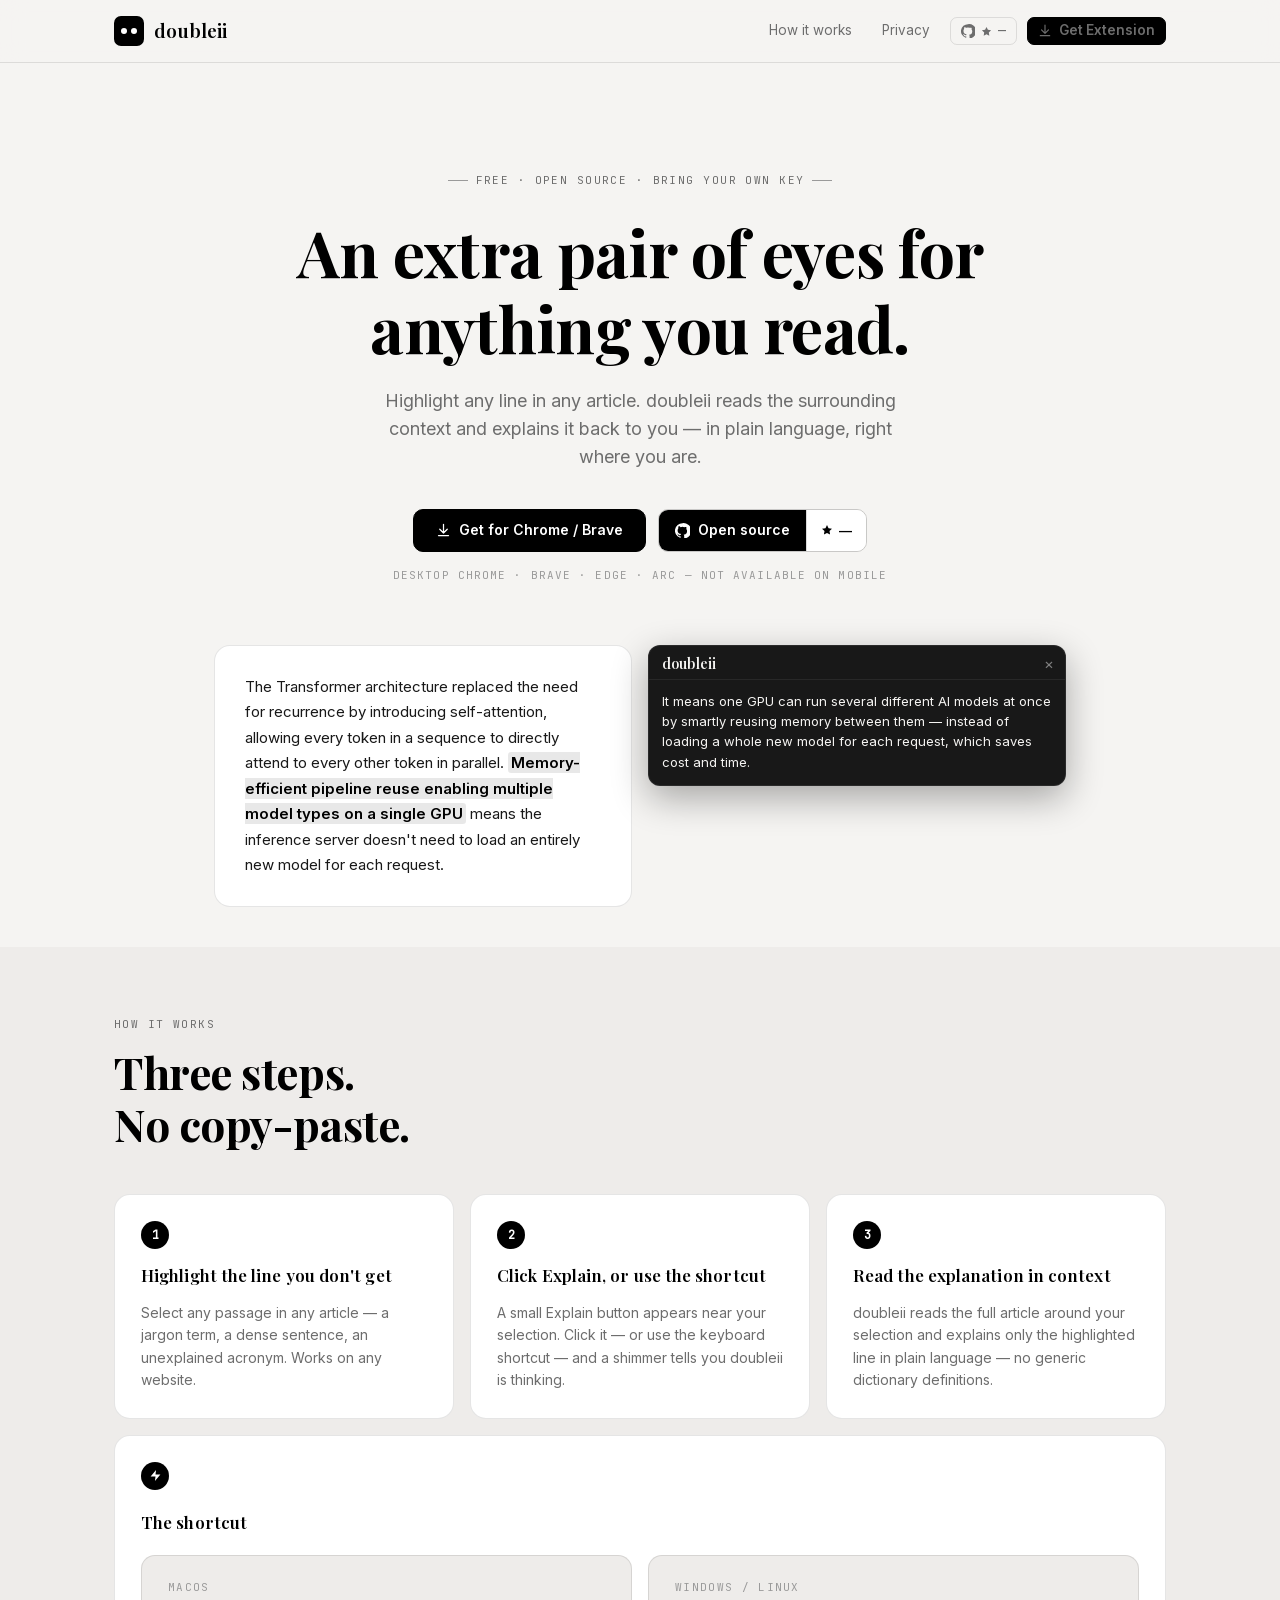
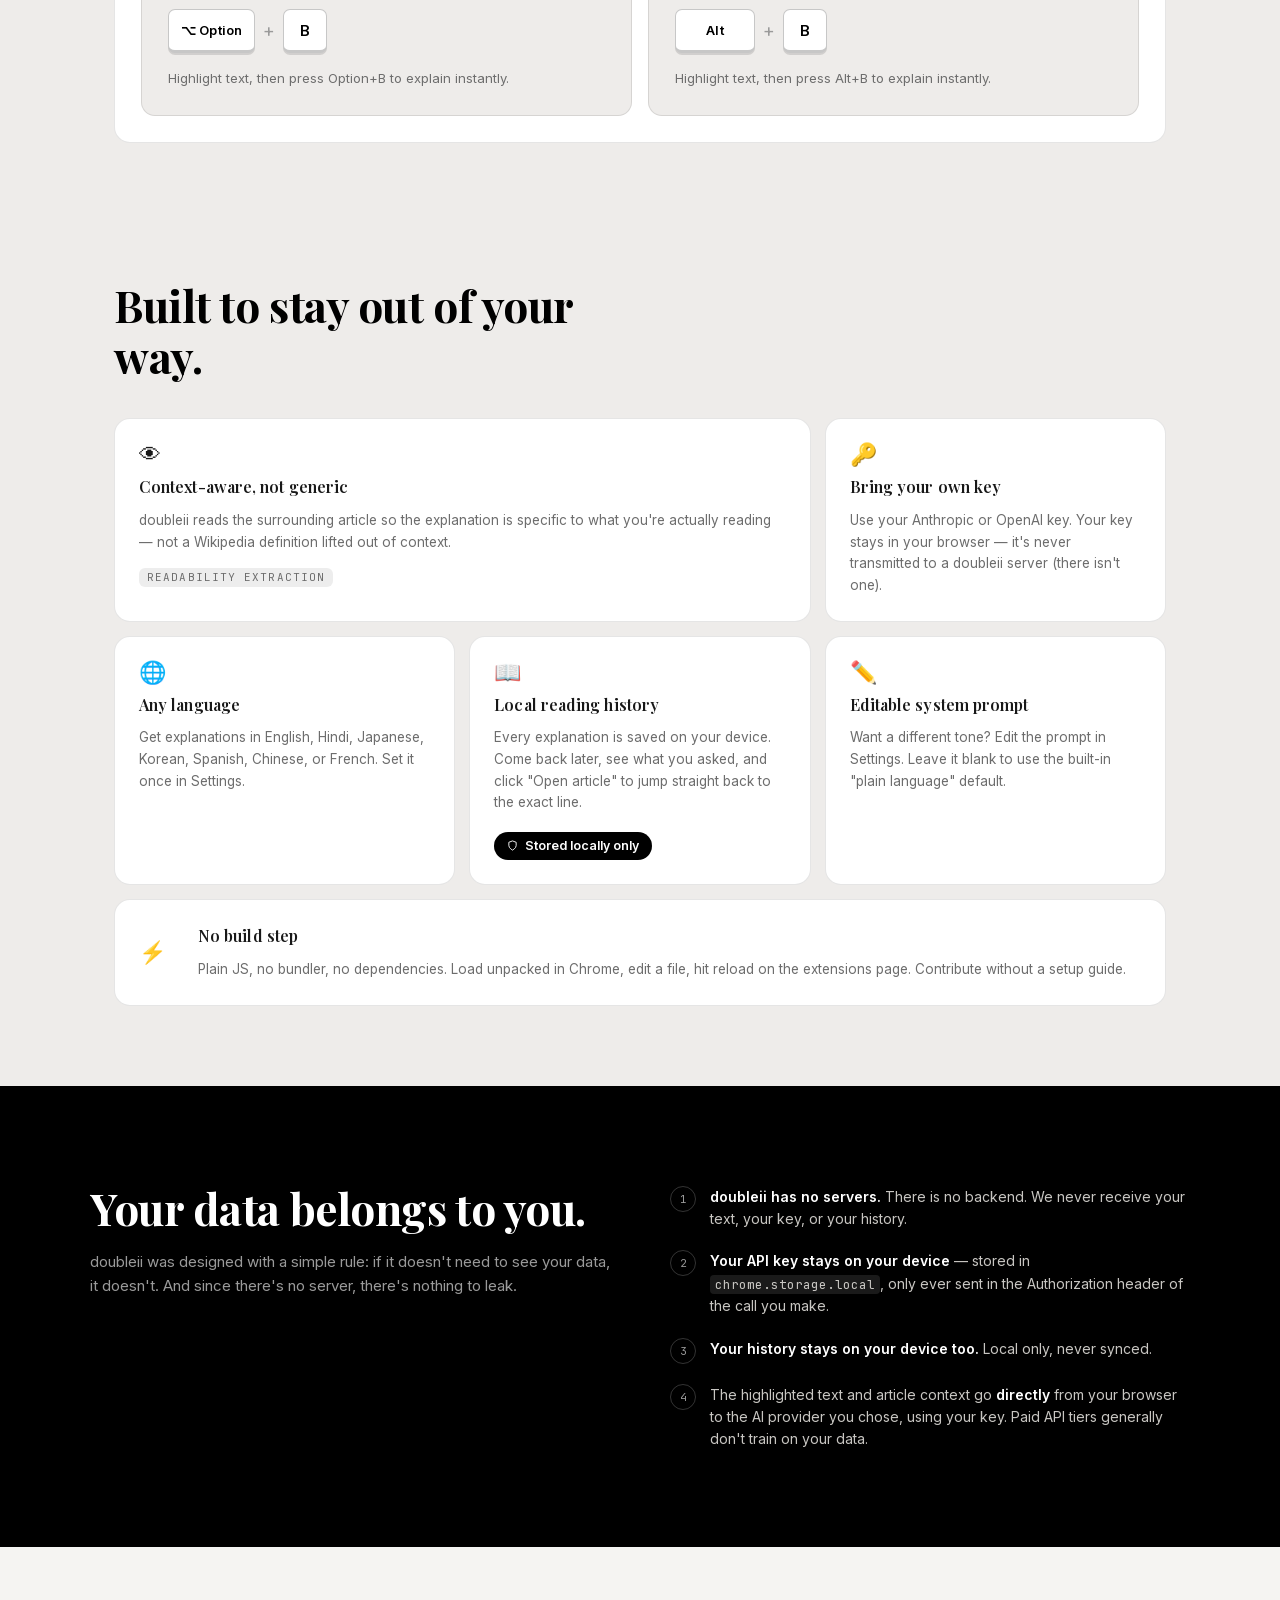
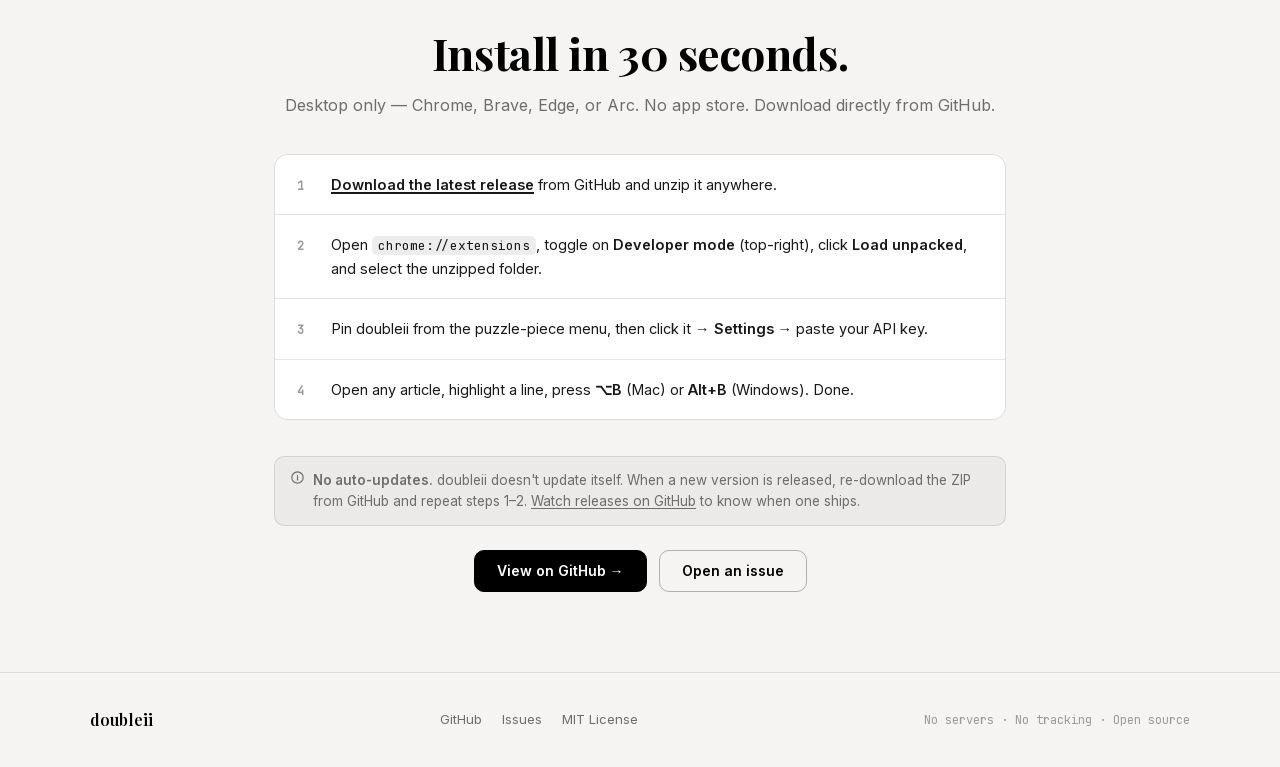
<file: docs/index.html>
<!doctype html>
<html lang="en">
  <head>
    <meta charset="utf-8" />
    <meta name="viewport" content="width=device-width, initial-scale=1" />
    <title>doubleii — an extra pair of AI-powered eyes</title>
    <meta name="description" content="Highlight any line in any article and get a simple, context-aware explanation. Bring your own key. No servers." />
    <meta property="og:title" content="doubleii" />
    <meta property="og:description" content="An extra pair of AI-powered eyes. Highlight any line in any article and get a plain-language explanation." />
    <meta property="og:type" content="website" />
    <link rel="icon" type="image/svg+xml" href="favicon.svg" />
    <style>
/* ---- fonts ------------------------------------------------------------ */
@font-face { font-family: "Playfair Display"; font-weight: 400; font-display: swap; src: url("fonts/playfair-400.woff2") format("woff2"); }
@font-face { font-family: "Playfair Display"; font-weight: 600; font-display: swap; src: url("fonts/playfair-600.woff2") format("woff2"); }
@font-face { font-family: "Playfair Display"; font-weight: 700; font-display: swap; src: url("fonts/playfair-700.woff2") format("woff2"); }
@font-face { font-family: "Inter"; font-weight: 400 600; font-display: swap; src: url("fonts/inter-var.woff2") format("woff2"); }
@font-face { font-family: "JetBrains Mono"; font-weight: 400; font-display: swap; src: url("fonts/jetbrains-400.woff2") format("woff2"); }

/* ---- tokens ----------------------------------------------------------- */
:root {
  --paper:  #ffffff;
  --bg:     #f5f4f2;
  --bg2:    #eeecea;
  --ink:    #000000;
  --carbon: #181818;
  --ash:    #6d6d6d;
  --smoke:  #9a9a9a;
  --line:   rgba(0,0,0,.10);
  --serif:  "Playfair Display", Georgia, serif;
  --sans:   "Inter", -apple-system, BlinkMacSystemFont, sans-serif;
  --mono:   "JetBrains Mono", ui-monospace, monospace;
}

/* ---- reset ------------------------------------------------------------ */
*, *::before, *::after { box-sizing: border-box; margin: 0; padding: 0; }
html { scroll-behavior: smooth; }
body {
  background: var(--bg); color: var(--carbon);
  font: 400 16px/1.6 var(--sans);
  -webkit-font-smoothing: antialiased;
}
a { color: inherit; text-decoration: none; }
img { display: block; max-width: 100%; }

/* ---- layout helpers --------------------------------------------------- */
.container { max-width: 1100px; margin: 0 auto; padding: 0 24px; }
.mono-label {
  font: 400 11px/1 var(--mono); text-transform: uppercase;
  letter-spacing: 0.13em; color: var(--ash);
  margin-bottom: 16px;
}

/* ---- nav -------------------------------------------------------------- */
nav {
  position: sticky; top: 0; z-index: 100;
  background: rgba(245,244,242,.92); backdrop-filter: blur(12px);
  border-bottom: 1px solid var(--line);
}
.nav-inner {
  max-width: 1100px; margin: 0 auto; padding: 0 24px;
  height: 62px; display: flex; align-items: center; justify-content: space-between;
}
.nav-logo {
  display: flex; align-items: center; gap: 10px;
  font: 600 19px/1.25 var(--serif); letter-spacing: 0.01em; color: var(--ink);
}
.nav-logo-mark {
  width: 30px; height: 30px; border-radius: 7px; background: var(--ink);
  position: relative; flex: none;
}
.nav-logo-mark::before, .nav-logo-mark::after {
  content: ""; position: absolute; top: 50%;
  width: 6px; height: 6px; border-radius: 50%;
  background: var(--paper); transform: translateY(-50%);
}
.nav-logo-mark::before { left: 7px; }
.nav-logo-mark::after  { right: 7px; }
.nav-links { display: flex; align-items: center; gap: 10px; }
.nav-links a {
  font-size: 13.5px; color: var(--ash); padding: 6px 10px; border-radius: 7px;
}
.nav-links a:hover { color: var(--ink); background: rgba(0,0,0,.05); }
.nav-cta {
  font: 600 13px/1 var(--sans); color: var(--paper); background: var(--ink);
  padding: 9px 15px; border-radius: 9px; border: 1px solid var(--ink);
  display: inline-flex; align-items: center; gap: 7px;
  position: relative; overflow: hidden;
}
.nav-cta:hover { background: var(--carbon); }

/* ---- github star badge ------------------------------------------------ */
.gh-badge {
  display: inline-flex; border-radius: 10px; overflow: hidden;
  border: 1px solid rgba(0,0,0,.18); font: 600 14px/1 var(--sans);
  text-decoration: none; gap: 0; vertical-align: middle;
}
.gh-badge-left {
  background: var(--ink); color: var(--paper);
  padding: 13px 16px; display: flex; align-items: center; gap: 8px;
}
.gh-badge-right {
  background: var(--paper); color: var(--ink);
  padding: 13px 14px; display: flex; align-items: center; gap: 6px;
  border-left: 1px solid rgba(0,0,0,.14);
  font-size: 13px;
}
.gh-badge:hover .gh-badge-left { background: var(--carbon); }
.gh-badge:hover .gh-badge-right { background: var(--bg); }

/* compact version in nav */
.gh-star {
  display: inline-flex; align-items: center; gap: 6px;
  font: 400 12.5px/1 var(--mono); color: var(--ash); border-radius: 7px;
  padding: 5px 9px; border: 1px solid var(--line); background: transparent;
  text-decoration: none; transition: border-color 0.12s, color 0.12s;
}
.gh-star:hover { border-color: rgba(0,0,0,.28); color: var(--ink); }

/* ---- button electric pulse -------------------------------------------- */
.btn-primary, .nav-cta {
  position: relative; overflow: hidden;
}
/* shimmer sweep — white light across button once on hover */
.btn-primary::before, .nav-cta::before {
  content: ''; position: absolute;
  top: -10%; left: -80%; width: 55%; height: 120%;
  background: linear-gradient(100deg, transparent, rgba(255,255,255,.2), transparent);
  transform: skewX(-18deg); pointer-events: none; opacity: 0;
}
.btn-primary:hover::before, .nav-cta:hover::before {
  animation: dii-shimmer-sweep .55s ease-out forwards;
}
/* inward border ring that collapses like an electric pulse */
.btn-primary::after, .nav-cta::after {
  content: ''; position: absolute; inset: 0; border-radius: inherit;
  box-shadow: inset 0 0 0 0 rgba(255,255,255,0); pointer-events: none;
}
.btn-primary:hover::after, .nav-cta:hover::after {
  animation: dii-electric-ring .5s cubic-bezier(.4,0,.2,1) forwards;
}
@keyframes dii-shimmer-sweep {
  0%   { left: -80%; opacity: 1; }
  100% { left: 130%; opacity: .6; }
}
@keyframes dii-electric-ring {
  0%   { box-shadow: inset 0 0 0 2px rgba(255,255,255,.75); }
  55%  { box-shadow: inset 0 0 0 1px rgba(255,255,255,.25); }
  100% { box-shadow: inset 0 0 0 0px rgba(255,255,255,0); }
}

/* desktop-only note */
.hero-platform-note {
  margin-top: 18px; font: 400 11px/1 var(--mono);
  text-transform: uppercase; letter-spacing: 0.1em; color: var(--smoke);
}

/* ---- hero ------------------------------------------------------------- */
.hero {
  padding: 100px 24px 64px;
  text-align: center; max-width: 760px; margin: 0 auto;
}
.hero-eyebrow {
  display: inline-flex; align-items: center; gap: 8px;
  font: 400 11px/1 var(--mono); text-transform: uppercase; letter-spacing: 0.13em;
  color: var(--ash); margin-bottom: 28px;
}
.hero-eyebrow::before, .hero-eyebrow::after {
  content: ""; display: inline-block; width: 20px; height: 1px; background: var(--smoke);
}
h1 {
  font: 700 64px/1.18 var(--serif); letter-spacing: -0.01em; color: var(--ink);
  margin-bottom: 22px;
}
@media (max-width: 600px) { h1 { font-size: 40px; } }
.hero-sub {
  font-size: 18px; line-height: 1.55; color: var(--ash); max-width: 540px;
  margin: 0 auto 38px;
}
.hero-actions {
  display: flex; align-items: center; justify-content: center;
  gap: 12px; flex-wrap: wrap;
}
.btn-primary {
  font: 600 14px/1 var(--sans); color: var(--paper); background: var(--ink);
  padding: 13px 22px; border-radius: 10px; border: 1px solid var(--ink);
  display: inline-flex; align-items: center; gap: 8px;
}
.btn-primary:hover { background: var(--carbon); }
.btn-ghost {
  font: 600 14px/1 var(--sans); color: var(--ink);
  padding: 13px 22px; border-radius: 10px; border: 1px solid rgba(0,0,0,.28);
  display: inline-flex; align-items: center; gap: 8px;
}
.btn-ghost:hover { background: rgba(0,0,0,.05); }

/* ---- bubble demo ------------------------------------------------------ */
.demo-area {
  max-width: 900px; margin: 0 auto 40px; padding: 0 24px;
}
.demo-grid {
  display: grid; grid-template-columns: 1fr 1fr; gap: 16px; align-items: start;
}
@media (max-width: 700px) {
  .demo-grid { grid-template-columns: 1fr; }
}
.demo-article {
  background: var(--paper); border: 1px solid var(--line); border-radius: 16px;
  padding: 28px 30px;
}
.demo-article p { font-size: 15px; line-height: 1.7; color: var(--carbon); }
.demo-highlight {
  background: rgba(0,0,0,.09); border-radius: 3px; padding: 1px 3px;
  font-weight: 600; color: var(--ink);
}
.demo-bubble {
  width: 100%; background: var(--carbon); color: #f5f4f2;
  border: 1px solid rgba(255,255,255,.08); border-radius: 12px;
  box-shadow: 0 12px 36px rgba(0,0,0,.32); overflow: hidden;
  font: 400 13px/1.55 var(--sans);
}
.demo-bubble-head {
  display: flex; align-items: center; justify-content: space-between;
  padding: 9px 11px 7px 13px; border-bottom: 1px solid rgba(255,255,255,.07);
}
.demo-bubble-brand { font: 600 14px/1.25 var(--serif); letter-spacing: 0.01em; }
.demo-bubble-close { color: #808080; font-size: 15px; line-height: 1; }
.demo-bubble-body { padding: 11px 13px 13px; }

/* ---- how it works ----------------------------------------------------- */
.hiw-section { background: var(--bg2); }
.hiw { padding: 72px 24px 64px; max-width: 1100px; margin: 0 auto; }
.hiw-header { margin-bottom: 44px; }
.hiw-header .mono-label { margin-bottom: 16px; }
.hiw-heading {
  font: 700 44px/1.18 var(--serif); letter-spacing: -0.01em; color: var(--ink);
  max-width: 520px;
}
@media (max-width: 600px) { .hiw-heading { font-size: 30px; } }

.hiw-grid { display: grid; grid-template-columns: repeat(3, 1fr); gap: 16px; }
@media (max-width: 860px) { .hiw-grid { grid-template-columns: 1fr; } }

.step-card {
  background: var(--paper); border: 1px solid var(--line); border-radius: 16px;
  padding: 26px; display: flex; flex-direction: column; gap: 14px;
}
.step-num {
  width: 28px; height: 28px; border-radius: 50%; background: var(--ink);
  color: var(--paper); font: 600 12px/28px var(--mono); text-align: center;
  flex: none;
}
.step-title { font: 600 17px/1.5 var(--serif); letter-spacing: 0.005em; color: var(--ink); }
.step-body  { font-size: 14px; line-height: 1.6; color: var(--ash); }

/* keycap bento inside how it works */
.keycap-bento { grid-column: span 3; }
@media (max-width: 860px) { .keycap-bento { grid-column: span 1; } }
.keycap-row {
  display: grid; grid-template-columns: 1fr 1fr; gap: 16px; height: 100%;
}
@media (max-width: 500px) { .keycap-row { grid-template-columns: 1fr; } }
.keycap-cell {
  background: var(--bg2); border: 1px solid var(--line); border-radius: 14px;
  padding: 26px; display: flex; flex-direction: column; align-items: flex-start; gap: 16px;
}
.keycap-os { font: 400 11px/1 var(--mono); text-transform: uppercase; letter-spacing: 0.12em; color: var(--smoke); }
.keycap-combo { display: flex; align-items: center; gap: 8px; }
.keycap {
  display: inline-flex; align-items: center; justify-content: center;
  background: var(--paper); border: 1px solid rgba(0,0,0,.22);
  border-bottom: 3px solid rgba(0,0,0,.22);
  border-radius: 7px; padding: 8px 12px; min-width: 44px; height: 44px;
  font: 600 15px/1 var(--sans); color: var(--ink);
  box-shadow: 0 2px 0 rgba(0,0,0,.12);
}
.keycap.wide { min-width: 80px; font-size: 13px; letter-spacing: 0.01em; }
.keycap-plus { font: 400 18px/1 var(--sans); color: var(--smoke); }
.keycap-desc { font-size: 13px; line-height: 1.5; color: var(--ash); }

/* ---- bento features --------------------------------------------------- */
.features-section { background: var(--bg2); }
.features { padding: 72px 24px 80px; max-width: 1100px; margin: 0 auto; }
.features-heading {
  font: 700 44px/1.18 var(--serif); letter-spacing: -0.01em; color: var(--ink);
  margin-bottom: 36px; max-width: 500px;
}
@media (max-width: 600px) { .features-heading { font-size: 30px; } }
.bento { display: grid; grid-template-columns: repeat(3, 1fr); gap: 14px; }
@media (max-width: 860px) { .bento { grid-template-columns: repeat(2, 1fr); } }
@media (max-width: 500px) { .bento { grid-template-columns: 1fr; } }
.bento-card {
  background: var(--paper); border: 1px solid var(--line); border-radius: 16px;
  padding: 24px; display: flex; flex-direction: column; gap: 10px;
  transition: background 0.25s ease, border-color 0.25s ease, color 0.25s ease;
  cursor: default;
}
.bento-card:hover {
  background: var(--carbon); border-color: transparent; color: #f5f4f2;
}
.bento-card.wide { grid-column: span 2; }
.bento-card.full { grid-column: span 3; flex-direction: row; align-items: center; gap: 32px; }
.bento-card.full .bento-text { flex: 1; display: flex; flex-direction: column; gap: 10px; }
@media (max-width: 860px) { .bento-card.wide { grid-column: span 1; } .bento-card.full { grid-column: span 1; flex-direction: column; align-items: flex-start; gap: 10px; } }
.bento-icon { font-size: 22px; line-height: 1; }
.bento-title { font: 600 16px/1.55 var(--serif); letter-spacing: 0.005em; color: inherit; }
.bento-body  { font-size: 13.5px; line-height: 1.6; color: var(--ash); transition: color 0.25s ease; }
.bento-card:hover .bento-body { color: #9a9a9a; }
.bento-pill {
  display: inline-flex; align-items: center; gap: 7px;
  background: var(--ink); color: var(--paper); border-radius: 99px;
  padding: 8px 13px; font: 600 12.5px/1 var(--sans); margin-top: 8px;
  transition: background 0.25s ease, color 0.25s ease;
}
.bento-card:hover .bento-pill { background: rgba(255,255,255,.15); color: #f5f4f2; }
.bento-pill svg { flex: none; }
.bento-tag {
  display: inline-block; font: 400 11px/1 var(--mono); text-transform: uppercase;
  letter-spacing: 0.1em; color: var(--ash); background: rgba(0,0,0,.07);
  border-radius: 6px; padding: 4px 8px;
  transition: background 0.25s ease, color 0.25s ease;
}
.bento-card:hover .bento-tag { background: rgba(255,255,255,.15); color: #f5f4f2; }

/* ---- privacy section -------------------------------------------------- */
.privacy-section {
  background: var(--ink); color: #f5f4f2;
  padding: 96px 24px;
}
.privacy-inner { max-width: 1100px; margin: 0 auto; display: grid; grid-template-columns: 1fr 1fr; gap: 60px; align-items: start; }
@media (max-width: 720px) { .privacy-inner { grid-template-columns: 1fr; gap: 36px; } }
.privacy-heading {
  font: 700 44px/1.18 var(--serif); letter-spacing: -0.01em; color: #fff;
  margin-bottom: 16px;
}
@media (max-width: 600px) { .privacy-heading { font-size: 30px; } }
.privacy-sub { font-size: 15px; line-height: 1.65; color: #9a9a9a; }
.privacy-points { display: flex; flex-direction: column; gap: 20px; margin-top: 4px; }
.privacy-point { display: flex; gap: 14px; align-items: flex-start; }
.privacy-point-num {
  width: 26px; height: 26px; border-radius: 50%;
  border: 1px solid rgba(255,255,255,.2); color: #9a9a9a;
  font: 400 11px/24px var(--mono); text-align: center; flex: none;
}
.privacy-point-text { font-size: 14px; line-height: 1.6; color: #c8c6c2; }
.privacy-point-text strong { color: #fff; }

/* ---- install ---------------------------------------------------------- */
.install { padding: 80px 24px; max-width: 780px; margin: 0 auto; text-align: center; }
.install-heading {
  font: 700 44px/1.18 var(--serif); letter-spacing: -0.01em; color: var(--ink);
  margin-bottom: 14px;
}
@media (max-width: 600px) { .install-heading { font-size: 30px; } }
.install-sub { font-size: 16px; color: var(--ash); margin-bottom: 36px; }
.install-steps {
  text-align: left; display: flex; flex-direction: column; gap: 0;
  border: 1px solid var(--line); border-radius: 14px; overflow: hidden;
  margin-bottom: 36px;
}
.install-step {
  display: flex; gap: 16px; align-items: baseline;
  padding: 18px 22px; border-bottom: 1px solid var(--line);
  background: var(--paper);
}
.install-step:last-child { border-bottom: 0; }
.install-step-num {
  font: 600 12px/1 var(--mono); color: var(--smoke); flex: none; width: 18px;
}
.install-step-text { font-size: 14.5px; line-height: 1.6; color: var(--carbon); }
.install-step-text code {
  font-family: var(--mono); background: rgba(0,0,0,.07);
  padding: 1px 6px; border-radius: 5px; font-size: 13px;
}
.install-notice {
  display: flex; align-items: flex-start; gap: 9px;
  background: rgba(0,0,0,.04); border: 1px solid var(--line); border-radius: 10px;
  padding: 13px 16px; margin-bottom: 24px;
  font-size: 13.5px; line-height: 1.55; color: var(--ash); text-align: left;
}
.install-actions { display: flex; justify-content: center; gap: 12px; flex-wrap: wrap; }

/* ---- footer ----------------------------------------------------------- */
footer {
  border-top: 1px solid var(--line);
  padding: 36px 24px;
}
.footer-inner {
  max-width: 1100px; margin: 0 auto;
  display: flex; align-items: center; justify-content: space-between; flex-wrap: wrap; gap: 14px;
}
.footer-brand { font: 600 16px/1.4 var(--serif); letter-spacing: 0.01em; color: var(--ink); }
.footer-links { display: flex; gap: 20px; }
.footer-links a { font-size: 13px; color: var(--ash); }
.footer-links a:hover { color: var(--ink); }
.footer-note { font: 400 12px/1 var(--mono); color: var(--smoke); }

/* ---- mobile ----------------------------------------------------------- */
@media (max-width: 640px) {
  /* nav: hide text links, keep logo + CTA */
  .nav-links a:not(.nav-cta) { display: none; }

  /* hero */
  .hero { padding: 56px 20px 40px; }
  .hero-sub { font-size: 16px; }
  h1 { font-size: 36px; }

  /* how it works */
  .hiw { padding: 52px 20px 44px; }
  .hiw-heading { font-size: 30px !important; }

  /* keycap cells: always stack on phone */
  .keycap-row { grid-template-columns: 1fr; }

  /* bento features */
  .features { padding: 52px 20px 56px; }
  .features-heading { font-size: 28px; }
  /* full-width card: stack on mobile */
  .bento-card.full { flex-direction: column; align-items: flex-start; gap: 10px; }

  /* privacy */
  .privacy-section { padding: 64px 20px; }
  .privacy-heading { font-size: 28px; }

  /* install */
  .install { padding: 52px 20px; }
  .install-heading { font-size: 28px; }
  .install-step { padding: 14px 16px; }

  /* footer: stack vertically */
  .footer-inner { flex-direction: column; align-items: flex-start; gap: 10px; }

  /* demo area */
  .demo-area { padding: 0 16px; }
}

@media (max-width: 380px) {
  h1 { font-size: 30px; }
  .nav-cta { padding: 8px 12px; font-size: 12px; }
  .keycap.wide { min-width: 64px; font-size: 12px; }
}

    </style>
  </head>
  <body>

    <!-- nav -->
    <nav>
      <div class="nav-inner">
        <a href="/" class="nav-logo">
          <span class="nav-logo-mark"></span>
          doubleii
        </a>
        <div class="nav-links">
          <a href="#how-it-works">How it works</a>
          <a href="#privacy">Privacy</a>
          <a href="https://github.com/Lohomi15/doubleii" target="_blank" rel="noreferrer" class="gh-star">
            <svg width="14" height="14" viewBox="0 0 24 24" fill="currentColor" aria-hidden="true"><path d="M12 .3a12 12 0 0 0-3.8 23.4c.6.1.8-.3.8-.6v-2c-3.3.7-4-1.6-4-1.6-.6-1.4-1.4-1.8-1.4-1.8-1-.7.1-.7.1-.7 1.2.1 1.8 1.2 1.8 1.2 1 1.8 2.8 1.3 3.5 1 .1-.8.4-1.3.7-1.6-2.7-.3-5.5-1.3-5.5-5.9 0-1.3.5-2.4 1.2-3.2 0-.4-.5-1.5.2-3.1 0 0 1-.3 3.3 1.2a11.5 11.5 0 0 1 6 0C17 6.1 18 6.4 18 6.4c.7 1.6.2 2.7.1 3 .8.8 1.2 1.9 1.2 3.2 0 4.6-2.8 5.6-5.5 5.9.5.4.9 1.2.9 2.3v3.3c0 .3.2.7.8.6A12 12 0 0 0 12 .3"/></svg>
            <svg width="11" height="11" viewBox="0 0 24 24" fill="currentColor" aria-hidden="true"><path d="M12 2l3.09 6.26L22 9.27l-5 4.87 1.18 6.88L12 17.77l-6.18 3.25L7 14.14 2 9.27l6.91-1.01L12 2z"/></svg>
            <span id="starCountNav">—</span>
          </a>
          <a href="https://github.com/Lohomi15/doubleii/releases/latest/download/doubleii.zip" class="nav-cta" target="_blank">
            <svg width="14" height="14" viewBox="0 0 24 24" fill="none"><path d="M12 2L12 16M6 10l6 6 6-6" stroke="currentColor" stroke-width="2" stroke-linecap="round" stroke-linejoin="round"/><path d="M4 20h16" stroke="currentColor" stroke-width="2" stroke-linecap="round"/></svg>
            Get Extension
          </a>
        </div>
      </div>
    </nav>

    <!-- hero -->
    <section>
      <div class="hero">
        <div class="hero-eyebrow">Free · Open Source · Bring Your Own Key</div>
        <h1>An extra pair of eyes for anything you read.</h1>
        <p class="hero-sub">
          Highlight any line in any article. doubleii reads the surrounding
          context and explains it back to you — in plain language,
          right where you are.
        </p>
        <div class="hero-actions">
          <a class="btn-primary" href="https://github.com/Lohomi15/doubleii/releases/latest/download/doubleii.zip" target="_blank" rel="noreferrer">
            <svg width="15" height="15" viewBox="0 0 24 24" fill="none"><path d="M12 2L12 16M6 10l6 6 6-6" stroke="currentColor" stroke-width="2" stroke-linecap="round" stroke-linejoin="round"/><path d="M4 20h16" stroke="currentColor" stroke-width="2" stroke-linecap="round"/></svg>
            Get for Chrome / Brave
          </a>
          <a class="gh-badge" href="https://github.com/Lohomi15/doubleii" target="_blank" rel="noreferrer">
            <span class="gh-badge-left">
              <svg width="15" height="15" viewBox="0 0 24 24" fill="currentColor" aria-hidden="true"><path d="M12 .3a12 12 0 0 0-3.8 23.4c.6.1.8-.3.8-.6v-2c-3.3.7-4-1.6-4-1.6-.6-1.4-1.4-1.8-1.4-1.8-1-.7.1-.7.1-.7 1.2.1 1.8 1.2 1.8 1.2 1 1.8 2.8 1.3 3.5 1 .1-.8.4-1.3.7-1.6-2.7-.3-5.5-1.3-5.5-5.9 0-1.3.5-2.4 1.2-3.2 0-.4-.5-1.5.2-3.1 0 0 1-.3 3.3 1.2a11.5 11.5 0 0 1 6 0C17 6.1 18 6.4 18 6.4c.7 1.6.2 2.7.1 3 .8.8 1.2 1.9 1.2 3.2 0 4.6-2.8 5.6-5.5 5.9.5.4.9 1.2.9 2.3v3.3c0 .3.2.7.8.6A12 12 0 0 0 12 .3"/></svg>
              Open source
            </span>
            <span class="gh-badge-right">
              <svg width="12" height="12" viewBox="0 0 24 24" fill="currentColor" aria-hidden="true"><path d="M12 2l3.09 6.26L22 9.27l-5 4.87 1.18 6.88L12 17.77l-6.18 3.25L7 14.14 2 9.27l6.91-1.01L12 2z"/></svg>
              <span id="starCount">—</span>
            </span>
          </a>
        </div>
        <p class="hero-platform-note">Desktop Chrome · Brave · Edge · Arc — not available on mobile</p>
      </div>

      <!-- inline demo mockup -->
      <div class="demo-area">
        <div class="demo-grid">
          <div class="demo-article">
            <p>
              The Transformer architecture replaced the need for recurrence by
              introducing self-attention, allowing every token in a sequence to
              directly attend to every other token in parallel.
              <span class="demo-highlight">Memory-efficient pipeline reuse enabling
              multiple model types on a single GPU</span> means the inference
              server doesn't need to load an entirely new model for each request.
            </p>
          </div>
          <div class="demo-bubble">
            <div class="demo-bubble-head">
              <span class="demo-bubble-brand">doubleii</span>
              <span class="demo-bubble-close">×</span>
            </div>
            <div class="demo-bubble-body">
              It means one GPU can run several different AI models at once by
              smartly reusing memory between them — instead of loading a whole
              new model for each request, which saves cost and time.
            </div>
          </div>
        </div>
      </div>
    </section>

    <!-- how it works -->
    <section id="how-it-works" class="hiw-section">
      <div class="hiw">
        <div class="hiw-header">
          <div class="mono-label">How it works</div>
          <h2 class="hiw-heading" style="margin-top:16px;">
            Three steps.<br>No copy-paste.
          </h2>
        </div>

        <div class="hiw-grid">
          <div class="step-card">
            <div class="step-num">1</div>
            <div class="step-title">Highlight the line you don't get</div>
            <p class="step-body">Select any passage in any article — a jargon term, a dense sentence, an unexplained acronym. Works on any website.</p>
          </div>
          <div class="step-card">
            <div class="step-num">2</div>
            <div class="step-title">Click Explain, or use the shortcut</div>
            <p class="step-body">A small Explain button appears near your selection. Click it — or use the keyboard shortcut — and a shimmer tells you doubleii is thinking.</p>
          </div>
          <div class="step-card">
            <div class="step-num">3</div>
            <div class="step-title">Read the explanation in context</div>
            <p class="step-body">doubleii reads the full article around your selection and explains only the highlighted line in plain language — no generic dictionary definitions.</p>
          </div>

          <!-- keycap bento -->
          <div class="step-card keycap-bento" style="gap:20px;">
            <div class="step-num" style="display:inline-flex;align-items:center;justify-content:center;background:var(--ink);color:var(--paper);">
              <svg width="13" height="13" viewBox="0 0 24 24" fill="currentColor"><path d="M13 2L3 14h9l-1 8 10-12h-9l1-8z"/></svg>
            </div>
            <div class="step-title">The shortcut</div>
            <div class="keycap-row">
              <div class="keycap-cell">
                <div class="keycap-os">macOS</div>
                <div class="keycap-combo">
                  <span class="keycap wide">⌥ Option</span>
                  <span class="keycap-plus">+</span>
                  <span class="keycap">B</span>
                </div>
                <p class="keycap-desc">Highlight text, then press Option+B to explain instantly.</p>
              </div>
              <div class="keycap-cell">
                <div class="keycap-os">Windows / Linux</div>
                <div class="keycap-combo">
                  <span class="keycap wide">Alt</span>
                  <span class="keycap-plus">+</span>
                  <span class="keycap">B</span>
                </div>
                <p class="keycap-desc">Highlight text, then press Alt+B to explain instantly.</p>
              </div>
            </div>
          </div>
        </div>
      </div>
    </section>

    <!-- bento features -->
    <section class="features-section">
      <div class="features">
        <h2 class="features-heading">Built to stay out of your way.</h2>
        <div class="bento">
          <div class="bento-card wide">
            <div class="bento-icon">👁</div>
            <div class="bento-title">Context-aware, not generic</div>
            <p class="bento-body">doubleii reads the surrounding article so the explanation is specific to what you're actually reading — not a Wikipedia definition lifted out of context.</p>
            <div>
              <span class="bento-tag">READABILITY EXTRACTION</span>
            </div>
          </div>
          <div class="bento-card">
            <div class="bento-icon">🔑</div>
            <div class="bento-title">Bring your own key</div>
            <p class="bento-body">Use your Anthropic or OpenAI key. Your key stays in your browser — it's never transmitted to a doubleii server (there isn't one).</p>
          </div>
          <div class="bento-card">
            <div class="bento-icon">🌐</div>
            <div class="bento-title">Any language</div>
            <p class="bento-body">Get explanations in English, Hindi, Japanese, Korean, Spanish, Chinese, or French. Set it once in Settings.</p>
          </div>
          <div class="bento-card">
            <div class="bento-icon">📖</div>
            <div class="bento-title">Local reading history</div>
            <p class="bento-body">Every explanation is saved on your device. Come back later, see what you asked, and click "Open article" to jump straight back to the exact line.</p>
            <div>
              <div class="bento-pill">
                <svg width="11" height="11" viewBox="0 0 24 24" fill="none"><path d="M12 22s8-4 8-10V5l-8-3-8 3v7c0 6 8 10 8 10z" stroke="currentColor" stroke-width="2" stroke-linejoin="round"/></svg>
                Stored locally only
              </div>
            </div>
          </div>
          <div class="bento-card">
            <div class="bento-icon">✏️</div>
            <div class="bento-title">Editable system prompt</div>
            <p class="bento-body">Want a different tone? Edit the prompt in Settings. Leave it blank to use the built-in "plain language" default.</p>
          </div>
          <div class="bento-card full">
            <div class="bento-icon">⚡</div>
            <div class="bento-text">
              <div class="bento-title">No build step</div>
              <p class="bento-body">Plain JS, no bundler, no dependencies. Load unpacked in Chrome, edit a file, hit reload on the extensions page. Contribute without a setup guide.</p>
            </div>
          </div>
        </div>
      </div>
    </section>

    <!-- privacy -->
    <section id="privacy" class="privacy-section">
      <div class="privacy-inner">
        <div>
          <h2 class="privacy-heading">Your data belongs to you.</h2>
          <p class="privacy-sub">
            doubleii was designed with a simple rule: if it doesn't need
            to see your data, it doesn't. And since there's no server, there's
            nothing to leak.
          </p>
        </div>
        <div class="privacy-points">
          <div class="privacy-point">
            <div class="privacy-point-num">1</div>
            <p class="privacy-point-text"><strong>doubleii has no servers.</strong> There is no backend. We never receive your text, your key, or your history.</p>
          </div>
          <div class="privacy-point">
            <div class="privacy-point-num">2</div>
            <p class="privacy-point-text"><strong>Your API key stays on your device</strong> — stored in <code style="font-family:var(--mono);font-size:12.5px;background:rgba(255,255,255,.1);padding:1px 5px;border-radius:4px;">chrome.storage.local</code>, only ever sent in the Authorization header of the call you make.</p>
          </div>
          <div class="privacy-point">
            <div class="privacy-point-num">3</div>
            <p class="privacy-point-text"><strong>Your history stays on your device too.</strong> Local only, never synced.</p>
          </div>
          <div class="privacy-point">
            <div class="privacy-point-num">4</div>
            <p class="privacy-point-text">The highlighted text and article context go <strong>directly</strong> from your browser to the AI provider you chose, using your key. Paid API tiers generally don't train on your data.</p>
          </div>
        </div>
      </div>
    </section>

    <!-- install -->
    <section>
      <div class="install">
        <h2 class="install-heading">Install in 30 seconds.</h2>
        <p class="install-sub">Desktop only — Chrome, Brave, Edge, or Arc. No app store. Download directly from GitHub.</p>
        <div class="install-steps">
          <div class="install-step">
            <span class="install-step-num">1</span>
            <span class="install-step-text"><a href="https://github.com/Lohomi15/doubleii/releases/latest" style="font-weight:600;text-decoration:underline;text-decoration-thickness:2px;text-underline-offset:2px;">Download the latest release</a> from GitHub and unzip it anywhere.</span>
          </div>
          <div class="install-step">
            <span class="install-step-num">2</span>
            <span class="install-step-text">Open <code>chrome://extensions</code>, toggle on <b>Developer mode</b> (top-right), click <b>Load unpacked</b>, and select the unzipped folder.</span>
          </div>
          <div class="install-step">
            <span class="install-step-num">3</span>
            <span class="install-step-text">Pin doubleii from the puzzle-piece menu, then click it → <b>Settings</b> → paste your API key.</span>
          </div>
          <div class="install-step">
            <span class="install-step-num">4</span>
            <span class="install-step-text">Open any article, highlight a line, press <b>⌥B</b> (Mac) or <b>Alt+B</b> (Windows). Done.</span>
          </div>
        </div>
        <div class="install-notice">
          <svg width="13" height="13" viewBox="0 0 16 16" fill="none" aria-hidden="true" style="flex:none;margin-top:1px"><circle cx="8" cy="8" r="7" stroke="currentColor" stroke-width="1.4"/><path d="M8 7v4M8 5.5v.01" stroke="currentColor" stroke-width="1.5" stroke-linecap="round"/></svg>
          <span><b>No auto-updates.</b> doubleii doesn't update itself. When a new version is released, re-download the ZIP from GitHub and repeat steps 1–2. <a href="https://github.com/Lohomi15/doubleii/releases" target="_blank" rel="noreferrer" style="text-decoration:underline;text-decoration-thickness:1px;text-underline-offset:2px;">Watch releases on GitHub</a> to know when one ships.</span>
        </div>
        <div class="install-actions">
          <a class="btn-primary" href="https://github.com/Lohomi15/doubleii" target="_blank" rel="noreferrer">
            View on GitHub →
          </a>
          <a class="btn-ghost" href="https://github.com/Lohomi15/doubleii/issues" target="_blank" rel="noreferrer">
            Open an issue
          </a>
        </div>
      </div>
    </section>

    <!-- footer -->
    <footer>
      <div class="footer-inner">
        <span class="footer-brand">doubleii</span>
        <div class="footer-links">
          <a href="https://github.com/Lohomi15/doubleii" target="_blank">GitHub</a>
          <a href="https://github.com/Lohomi15/doubleii/issues" target="_blank">Issues</a>
          <a href="https://github.com/Lohomi15/doubleii/blob/main/LICENSE" target="_blank">MIT License</a>
        </div>
        <span class="footer-note">No servers · No tracking · Open source</span>
      </div>
    </footer>

  <script>
    fetch("https://api.github.com/repos/Lohomi15/doubleii")
      .then(r => r.json())
      .then(d => {
        const n = d.stargazers_count;
        if (!n && n !== 0) return;
        const fmt = n >= 1000 ? (n / 1000).toFixed(1) + "k" : String(n);
        document.querySelectorAll("#starCount, #starCountNav").forEach(el => el.textContent = fmt);
      })
      .catch(() => {});
  </script>
  </body>
</html>
</file>
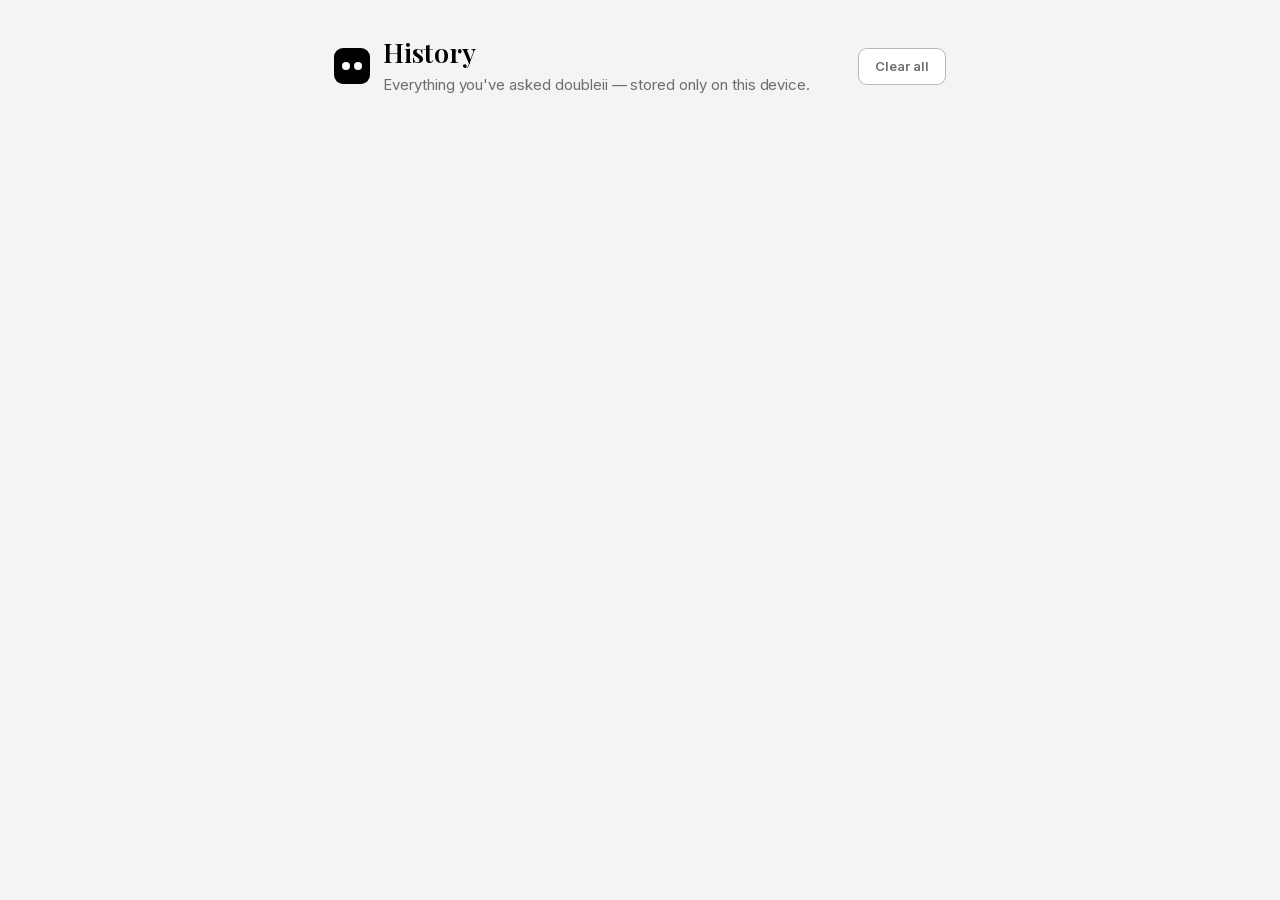
<file: src/history/history.html>
<!doctype html>
<html lang="en">
  <head>
    <meta charset="utf-8" />
    <meta name="viewport" content="width=device-width, initial-scale=1" />
    <title>doubleii — History</title>
    <link rel="stylesheet" href="../shared/page.css" />
  </head>
  <body>
    <main class="wrap">
      <header class="brand">
        <span class="logo"></span>
        <div>
          <h1>History</h1>
          <p class="muted">Everything you've asked doubleii — stored only on this device.</p>
        </div>
        <button id="clear" class="btn danger" style="margin-left:auto">Clear all</button>
      </header>
      <div id="list" class="cards"></div>
      <p id="empty" class="muted" hidden>No asks yet. Highlight a line in an article and press Alt+B.</p>
    </main>
    <script type="module" src="history.js"></script>
  </body>
</html>
</file>
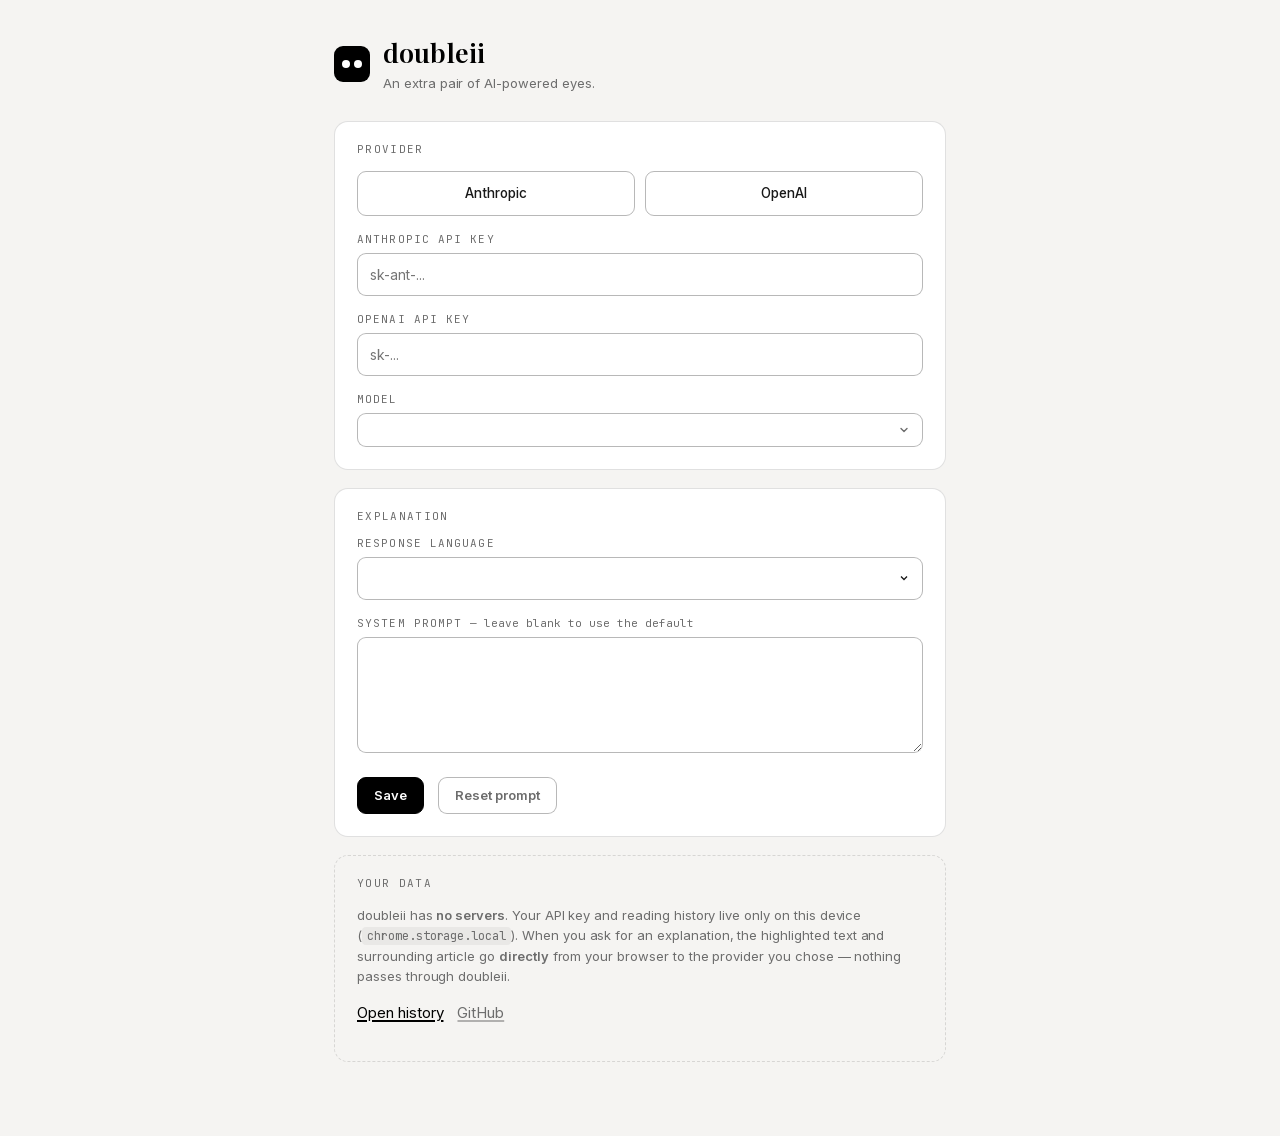
<file: src/options/options.html>
<!doctype html>
<html lang="en">
  <head>
    <meta charset="utf-8" />
    <meta name="viewport" content="width=device-width, initial-scale=1" />
    <title>doubleii — Settings</title>
    <link rel="stylesheet" href="../shared/page.css" />
    <style>
      /* ---- usage card ------------------------------------------------ */
      .usage-chip {
        width: 100%; display: flex; align-items: center; justify-content: space-between;
        gap: 10px; background: var(--bg); border: 1px solid var(--line);
        border-radius: 9px; padding: 10px 13px; cursor: pointer; text-align: left;
        font: 400 13px/1.4 var(--mono); color: var(--carbon);
        letter-spacing: 0.01em; transition: border-color 0.12s ease;
      }
      .usage-chip:hover { border-color: var(--ink); }
      .usage-chevron { flex: none; color: var(--ash); transition: transform 0.2s ease; }
      .usage-chip.open .usage-chevron { transform: rotate(180deg); }

      .usage-breakdown { display: none; margin-top: 14px; }
      .usage-breakdown.open { display: block; }

      .usage-week { margin-bottom: 18px; }
      .usage-week:last-child { margin-bottom: 0; }
      .usage-week-header {
        display: flex; align-items: baseline; justify-content: space-between;
        gap: 8px; padding-bottom: 8px; border-bottom: 1px solid var(--line);
        margin-bottom: 8px;
      }
      .usage-week-label { font: 600 12.5px/1.3 var(--sans); color: var(--ink); }
      .usage-week-total { font: 400 11.5px/1 var(--mono); color: var(--ash); letter-spacing: 0.01em; }
      .usage-row {
        display: flex; align-items: baseline; justify-content: space-between;
        gap: 8px; padding: 5px 0 5px 10px; border-left: 2px solid var(--line);
      }
      .usage-row + .usage-row { border-top: 1px solid var(--line); }
      .usage-row-model { font: 400 12.5px/1.3 var(--sans); color: var(--carbon); flex: 1; min-width: 0; }
      .usage-row-stats { font: 400 11.5px/1 var(--mono); color: var(--ash); white-space: nowrap; letter-spacing: 0.01em; }
      .usage-empty { font: 400 13px/1.5 var(--sans); color: var(--ash); }

      /* ---- model dropdown -------------------------------------------- */
      .model-select { position: relative; }

      .model-trigger {
        width: 100%; background: var(--paper); border: 1px solid var(--line-strong);
        border-radius: 9px; padding: 10px 12px;
        display: flex; align-items: center; justify-content: space-between; gap: 12px;
        cursor: pointer; text-align: left; transition: border-color 0.12s ease;
      }
      .model-trigger:hover, .model-trigger:focus { border-color: var(--ink); outline: none; }
      .model-select.open .model-trigger { border-color: var(--ink); border-bottom-left-radius: 0; border-bottom-right-radius: 0; }

      .model-trigger-content { display: flex; flex-direction: column; gap: 3px; flex: 1; min-width: 0; }
      .model-trigger-name { font: 400 14px/1.4 var(--sans); color: var(--ink); }
      .model-trigger-hint { font: 400 11.5px/1.3 var(--mono); color: var(--ash); letter-spacing: 0.01em; }

      .model-chevron { flex: none; color: var(--ash); transition: transform 0.15s ease; }
      .model-select.open .model-chevron { transform: rotate(180deg); }

      .model-dropdown {
        position: absolute; top: 100%; left: 0; right: 0; z-index: 200;
        background: var(--paper); border: 1px solid var(--ink); border-top: 0;
        border-bottom-left-radius: 9px; border-bottom-right-radius: 9px;
        overflow: hidden; box-shadow: 0 8px 24px rgba(0,0,0,.13); display: none;
      }
      .model-select.open .model-dropdown { display: block; }

      .model-opt {
        width: 100%; background: transparent; border: 0;
        border-top: 1px solid var(--line); padding: 10px 12px;
        display: flex; flex-direction: column; gap: 3px;
        cursor: pointer; text-align: left; transition: background 0.1s ease;
      }
      .model-opt:first-child { border-top: 0; }
      .model-opt:hover { background: var(--bg); }
      .model-opt.active { background: var(--ink); }
      .model-opt-name { font: 400 14px/1.4 var(--sans); color: var(--ink); }
      .model-opt.active .model-opt-name { color: var(--paper); }
      .model-opt-hint { font: 400 11.5px/1.3 var(--mono); color: var(--ash); letter-spacing: 0.01em; }
      .model-opt.active .model-opt-hint { color: rgba(255,255,255,.55); }
    </style>
  </head>
  <body>
    <main class="wrap">
      <header class="brand">
        <span class="logo"></span>
        <div>
          <h1>doubleii</h1>
          <p class="muted small">An extra pair of AI-powered eyes.</p>
        </div>
      </header>

      <section class="card">
        <h2>Provider</h2>
        <div class="field">
          <div class="radios">
            <label><input type="radio" name="provider" value="anthropic" /> Anthropic</label>
            <label><input type="radio" name="provider" value="openai" /> OpenAI</label>
          </div>
        </div>

        <div class="field" data-provider="anthropic">
          <label for="anthropicKey">Anthropic API key</label>
          <input id="anthropicKey" type="password" placeholder="sk-ant-..." autocomplete="off" spellcheck="false" />
        </div>
        <div class="field" data-provider="openai">
          <label for="openaiKey">OpenAI API key</label>
          <input id="openaiKey" type="password" placeholder="sk-..." autocomplete="off" spellcheck="false" />
        </div>

        <div class="field">
          <label>Model</label>
          <div class="model-select" id="modelSelect">
            <button type="button" class="model-trigger" id="modelTrigger" aria-haspopup="listbox" aria-expanded="false">
              <div class="model-trigger-content">
                <span class="model-trigger-name" id="modelTriggerName"></span>
                <span class="model-trigger-hint" id="modelTriggerHint"></span>
              </div>
              <svg class="model-chevron" width="12" height="12" viewBox="0 0 12 12" fill="none" aria-hidden="true">
                <path d="M3 4.5L6 7.5L9 4.5" stroke="currentColor" stroke-width="1.4" stroke-linecap="round" stroke-linejoin="round"/>
              </svg>
            </button>
            <div class="model-dropdown" id="modelDropdown" role="listbox"></div>
          </div>
        </div>
      </section>

      <section class="card">
        <h2>Explanation</h2>
        <div class="field">
          <label for="language">Response language</label>
          <select id="language"></select>
        </div>

        <div class="field">
          <label for="prompt">System prompt <span class="muted">— leave blank to use the default</span></label>
          <textarea id="prompt" spellcheck="false"></textarea>
        </div>

        <div class="row">
          <button id="save" class="primary">Save</button>
          <button id="reset" class="danger" type="button">Reset prompt</button>
          <span id="status" class="status" role="status"></span>
        </div>
      </section>

      <section class="card" id="usageCard" style="display:none;">
        <h2>Usage <span id="usageApprox" class="muted" style="font-size:10px;font-family:var(--mono);letter-spacing:.06em;text-transform:uppercase;">— approx. list prices</span></h2>
        <button type="button" class="usage-chip" id="usageChip">
          <span id="usageChipText">Loading…</span>
          <svg class="usage-chevron" id="usageChevron" width="11" height="11" viewBox="0 0 12 12" fill="none" aria-hidden="true">
            <path d="M3 4.5L6 7.5L9 4.5" stroke="currentColor" stroke-width="1.4" stroke-linecap="round" stroke-linejoin="round"/>
          </svg>
        </button>
        <div class="usage-breakdown" id="usageBreakdown"></div>
      </section>

      <section class="card subtle">
        <h2>Your data</h2>
        <p class="muted small">
          doubleii has <b>no servers</b>. Your API key and reading history live only on this device
          (<code>chrome.storage.local</code>). When you ask for an explanation, the highlighted text
          and surrounding article go <b>directly</b> from your browser to the provider you chose —
          nothing passes through doubleii.
        </p>
        <p class="row">
          <a class="link" href="../history/history.html" target="_blank">Open history</a>
          <a class="link muted" href="https://github.com/Lohomi15/doubleii" target="_blank">GitHub</a>
        </p>
      </section>
    </main>
    <script type="module" src="options.js"></script>
  </body>
</html>
</file>
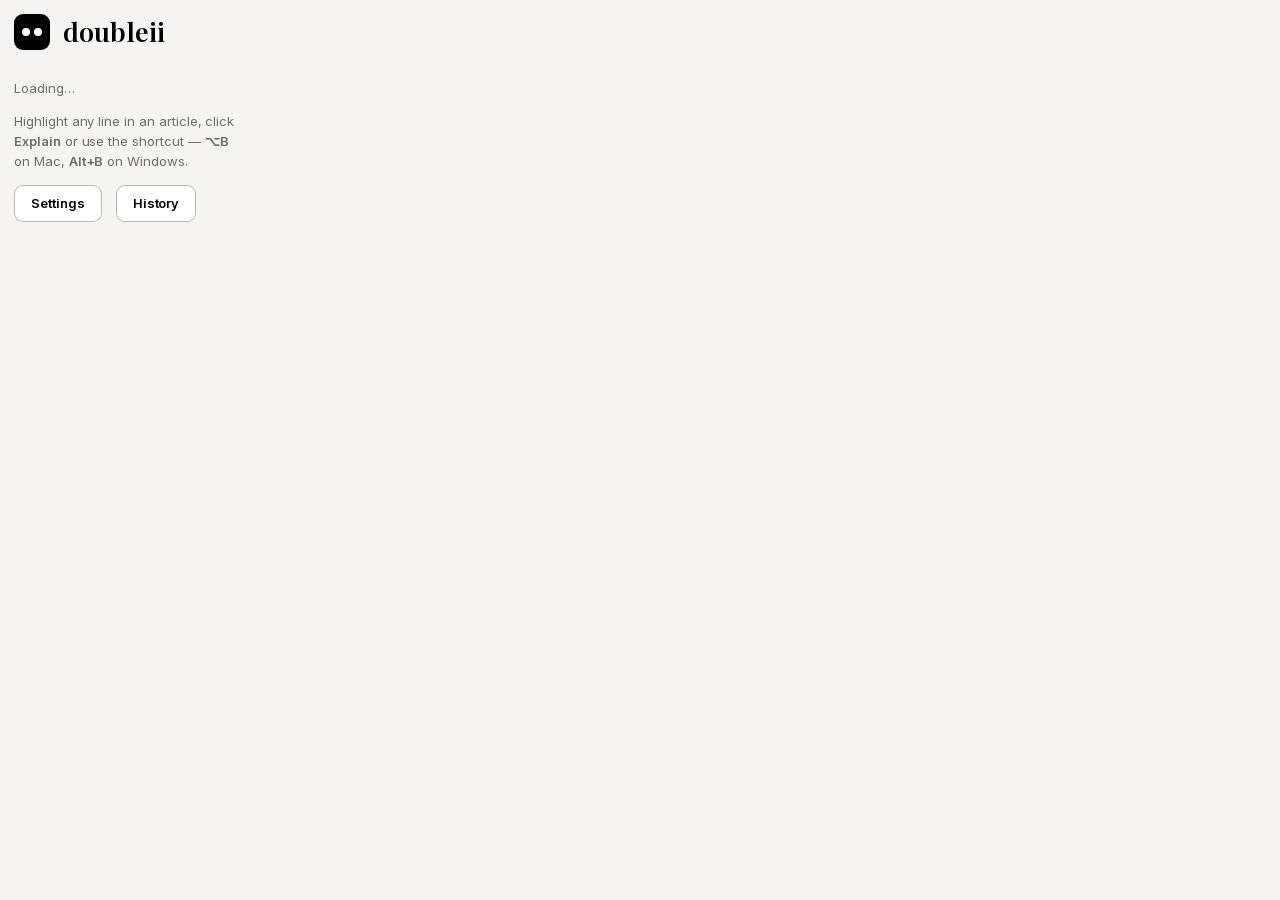
<file: src/popup/popup.html>
<!doctype html>
<html lang="en">
  <head>
    <meta charset="utf-8" />
    <title>doubleii</title>
    <link rel="stylesheet" href="../shared/page.css" />
    <style>
      body { width: 260px; }
      .wrap { padding: 14px; }
    </style>
  </head>
  <body>
    <main class="wrap">
      <header class="brand">
        <span class="logo"></span>
        <div><h1>doubleii</h1></div>
      </header>
      <p id="state" class="muted small">Loading…</p>
      <p class="muted small">Highlight any line in an article, click <b>Explain</b> or use the shortcut — <b>⌥B</b> on Mac, <b>Alt+B</b> on Windows.</p>
      <div class="row">
        <a class="btn" id="settings" href="#">Settings</a>
        <a class="btn" id="history" href="#">History</a>
      </div>
    </main>
    <script type="module" src="popup.js"></script>
  </body>
</html>
</file>
<file: src/shared/page.css>
/* doubleii design system
   Typography — Playfair Display for all display/heading/quote text, Inter for
   body, JetBrains Mono for metadata labels.
   Color — intentionally achromatic. Paper-white surfaces, ink-black text and
   frames, grayscale for muted tones and hairlines. */

@font-face {
  font-family: "Playfair Display";
  font-style: normal;
  font-weight: 400;
  font-display: swap;
  src: url("../../fonts/playfair-400.woff2") format("woff2");
}
@font-face {
  font-family: "Playfair Display";
  font-style: normal;
  font-weight: 600;
  font-display: swap;
  src: url("../../fonts/playfair-600.woff2") format("woff2");
}
@font-face {
  font-family: "Playfair Display";
  font-style: normal;
  font-weight: 700;
  font-display: swap;
  src: url("../../fonts/playfair-700.woff2") format("woff2");
}
@font-face {
  font-family: "Inter";
  font-style: normal;
  font-weight: 400 600;
  font-display: swap;
  src: url("../../fonts/inter-var.woff2") format("woff2");
}
@font-face {
  font-family: "JetBrains Mono";
  font-style: normal;
  font-weight: 400;
  font-display: swap;
  src: url("../../fonts/jetbrains-400.woff2") format("woff2");
}

:root {
  --paper: #ffffff;
  --bg: #f5f4f2;
  --ink: #000000;
  --carbon: #181818;
  --ash: #6d6d6d;
  --pewter: #808080;
  --smoke: #9a9a9a;
  --line: rgba(0, 0, 0, 0.12);
  --line-strong: rgba(0, 0, 0, 0.28);

  --serif: "Playfair Display", Georgia, "Times New Roman", serif;
  --sans: "Inter", -apple-system, BlinkMacSystemFont, "Segoe UI", Roboto, sans-serif;
  --mono: "JetBrains Mono", ui-monospace, SFMono-Regular, Menlo, monospace;
}

* { box-sizing: border-box; }

body {
  margin: 0;
  background: var(--bg);
  color: var(--carbon);
  font: 400 15px/1.55 var(--sans);
  letter-spacing: -0.003em;
  -webkit-font-smoothing: antialiased;
}

.wrap { max-width: 660px; margin: 0 auto; padding: 36px 24px 56px; }

/* brand ------------------------------------------------------------------ */
.brand { display: flex; align-items: center; gap: 13px; margin-bottom: 28px; }
.brand h1 {
  font: 600 27px/1.25 var(--serif);
  letter-spacing: 0.005em; margin: 0; color: var(--ink);
}
.brand .muted { margin: 3px 0 0; }
.logo {
  width: 36px; height: 36px; border-radius: 9px; flex: none;
  background: var(--ink); position: relative;
}
.logo::before, .logo::after {
  content: ""; position: absolute; top: 50%; width: 8px; height: 8px;
  border-radius: 50%; background: var(--paper); transform: translateY(-50%);
}
.logo::before { left: 8px; }
.logo::after { right: 8px; }

/* type helpers ----------------------------------------------------------- */
h2 {
  font: 400 11px/1 var(--mono); text-transform: uppercase; letter-spacing: 0.12em;
  color: var(--ash); margin: 0 0 16px;
}
.muted { color: var(--ash); }
.small { font-size: 13px; }
code {
  font-family: var(--mono); background: rgba(0, 0, 0, 0.05);
  padding: 1px 5px; border-radius: 4px; font-size: 12px;
}

/* cards ------------------------------------------------------------------ */
.card {
  background: var(--paper); border: 1px solid var(--line);
  border-radius: 14px; padding: 22px; margin-bottom: 18px;
}
.card.subtle { background: transparent; border-style: dashed; }

/* fields ----------------------------------------------------------------- */
.field { margin: 0 0 18px; }
.field:last-child { margin-bottom: 0; }
.field > label {
  display: block; font: 400 11px/1 var(--mono); text-transform: uppercase;
  letter-spacing: 0.1em; color: var(--ash); margin-bottom: 8px;
}
.field > label .muted { text-transform: none; letter-spacing: 0; }

input[type="text"], input[type="password"], select, textarea {
  width: 100%; background: var(--paper); border: 1px solid var(--line-strong);
  color: var(--ink); border-radius: 9px; padding: 10px 12px;
  font: 400 14px/1.5 var(--sans); outline: none; transition: border-color 0.12s ease;
}
textarea { resize: vertical; min-height: 116px; }
input:focus, select:focus, textarea:focus { border-color: var(--ink); }
textarea#prompt { font-family: var(--mono); font-size: 12.5px; line-height: 1.55; }
select {
  appearance: none; cursor: pointer;
  background-image: url("data:image/svg+xml,%3Csvg xmlns='http://www.w3.org/2000/svg' width='12' height='12' viewBox='0 0 12 12'%3E%3Cpath d='M3 4.5L6 7.5L9 4.5' stroke='%23181818' stroke-width='1.3' fill='none'/%3E%3C/svg%3E");
  background-repeat: no-repeat; background-position: right 12px center; padding-right: 32px;
}

/* radios ----------------------------------------------------------------- */
.radios { display: flex; gap: 10px; }
.radios label {
  flex: 1; display: flex; align-items: center; justify-content: center; gap: 8px;
  padding: 11px 12px; border: 1px solid var(--line-strong); border-radius: 9px;
  cursor: pointer; font-size: 13.5px; font-weight: 500; transition: all 0.12s ease;
}
.radios input { display: none; }
.radios label:has(input:checked) { border-color: var(--ink); background: var(--ink); color: var(--paper); }

/* buttons ---------------------------------------------------------------- */
.row { display: flex; align-items: center; gap: 14px; flex-wrap: wrap; }
button, .btn {
  font: 600 13px/1 var(--sans); cursor: pointer; border-radius: 9px;
  padding: 11px 16px; border: 1px solid var(--line-strong); background: var(--paper);
  color: var(--ink); text-decoration: none; display: inline-flex; align-items: center;
  justify-content: center; gap: 7px; transition: all 0.12s ease;
}
button:hover, .btn:hover { border-color: var(--ink); }
.primary { background: var(--ink); border-color: var(--ink); color: var(--paper); }
.primary:hover { background: var(--carbon); border-color: var(--carbon); }
.danger { color: var(--ash); }
.danger:hover { border-color: var(--ink); color: var(--ink); }

.status { font: 400 12px/1 var(--mono); color: var(--ink); }
.link {
  color: var(--ink); text-decoration: underline; text-decoration-thickness: 2px;
  text-underline-offset: 2px;
}
.link.muted { color: var(--ash); text-decoration-color: var(--line-strong); }
.link:hover { text-decoration-thickness: 3px; }

/* history ---------------------------------------------------------------- */
.cards { display: flex; flex-direction: column; gap: 16px; }
.history-card .quote {
  margin: 0 0 12px; padding-left: 14px; border-left: 2px solid var(--ink);
  font: 600 16px/1.65 var(--serif); letter-spacing: 0.005em; color: var(--ink);
}
.history-card .answer { margin: 0 0 14px; color: var(--carbon); line-height: 1.6; }
.card-meta { display: flex; align-items: center; gap: 14px; flex-wrap: wrap; }
.card-meta .small { font-family: var(--mono); font-size: 11px; color: var(--smoke); letter-spacing: 0.02em; }
</file>
